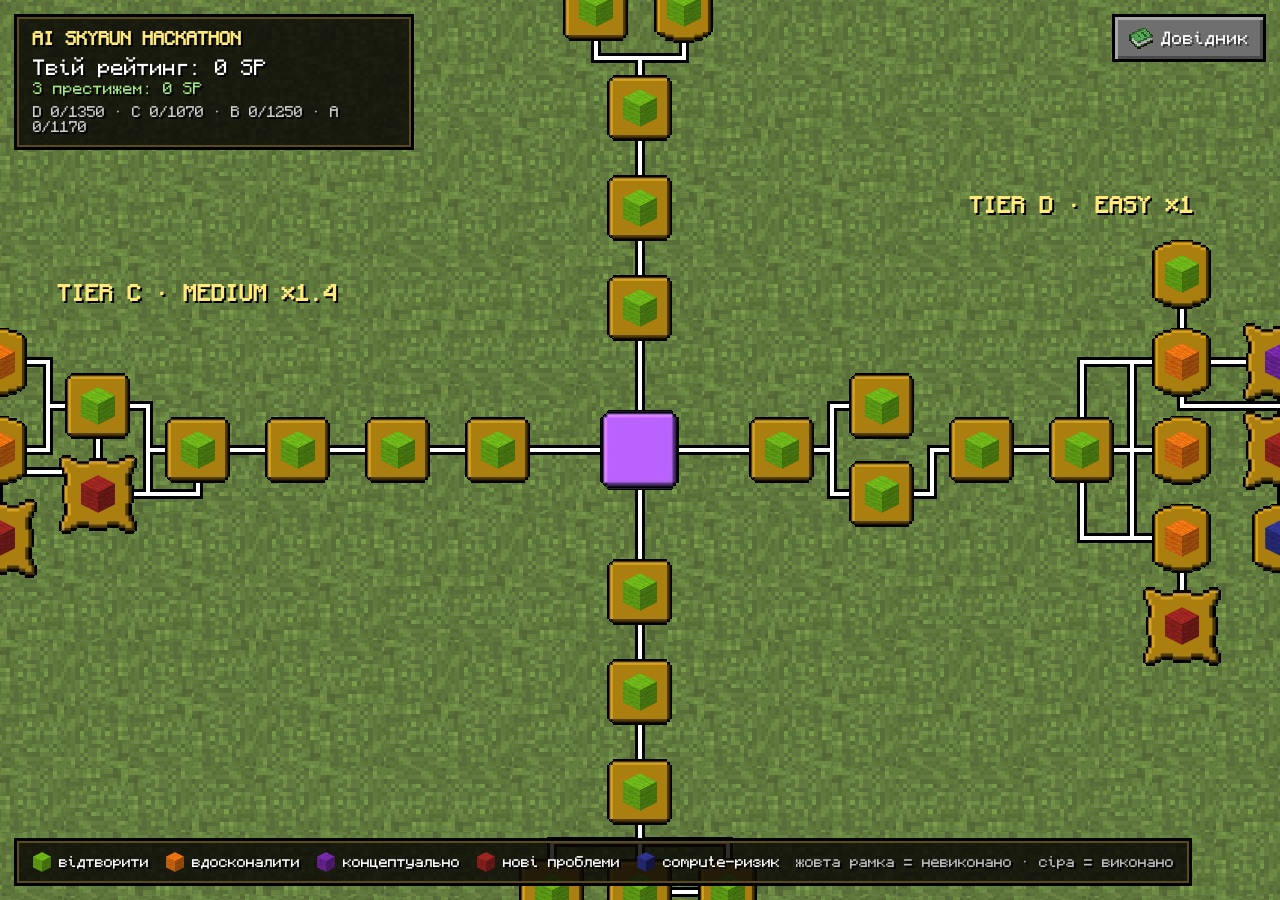
<file: site/index.html>
<!DOCTYPE html>
<html lang="uk">
<head>
  <meta charset="utf-8" />
  <meta name="viewport" content="width=device-width, initial-scale=1" />
  <title>AI SkyRun · Досягнення</title>
  <link rel="stylesheet" href="css/minecraft.css" />
</head>
<body>
  <div id="viewport">
    <div id="board"></div>
  </div>

  <header class="hud">
    <div class="h-title">AI SKYRUN HACKATHON</div>
    <div id="rating-main">Твій рейтинг: 0 SP</div>
    <div id="rating-weighted">З престижем: 0 SP</div>
    <div id="rating-tiers"></div>
  </header>

  <nav class="hud-links">
    <a class="mc-btn book-btn" href="guide.html">
      <img src="assets/Knowledge_Book_JE2.webp" alt="" class="btn-book" />
      Довідник
    </a>
  </nav>

  <div class="legend-bar">
    <span class="li"><img class="sw-wool" src="assets/green wool.webp" alt="" />відтворити</span>
    <span class="li"><img class="sw-wool" src="assets/orange wool.webp" alt="" />вдосконалити</span>
    <span class="li"><img class="sw-wool" src="assets/violet wool.webp" alt="" />концептуально</span>
    <span class="li"><img class="sw-wool" src="assets/red wool.webp" alt="" />нові проблеми</span>
    <span class="li"><img class="sw-wool" src="assets/Blue_Wool.webp" alt="" />compute-ризик</span>
    <span class="li note">жовта рамка = невиконано · сіра = виконано</span>
  </div>

  <div id="tip"></div>

  <div id="modal" data-open="0">
    <div class="m-box">
      <button id="m-close" title="Закрити">✕</button>
      <div class="m-head">
        <h2 id="m-title"></h2>
        <span id="m-tier"></span>
      </div>
      <div class="m-badges">
        <span id="m-color"></span>
        <span id="m-state"></span>
        <span id="m-sp"></span>
      </div>
      <div id="m-body"></div>
      <div class="m-metric-k">Критерій виконання</div>
      <code id="m-metric"></code>
      <p id="m-parents"></p>
      <button id="m-toggle">Позначити виконаною</button>
    </div>
  </div>

  <script type="module" src="js/map.js"></script>
</body>
</html>
</file>
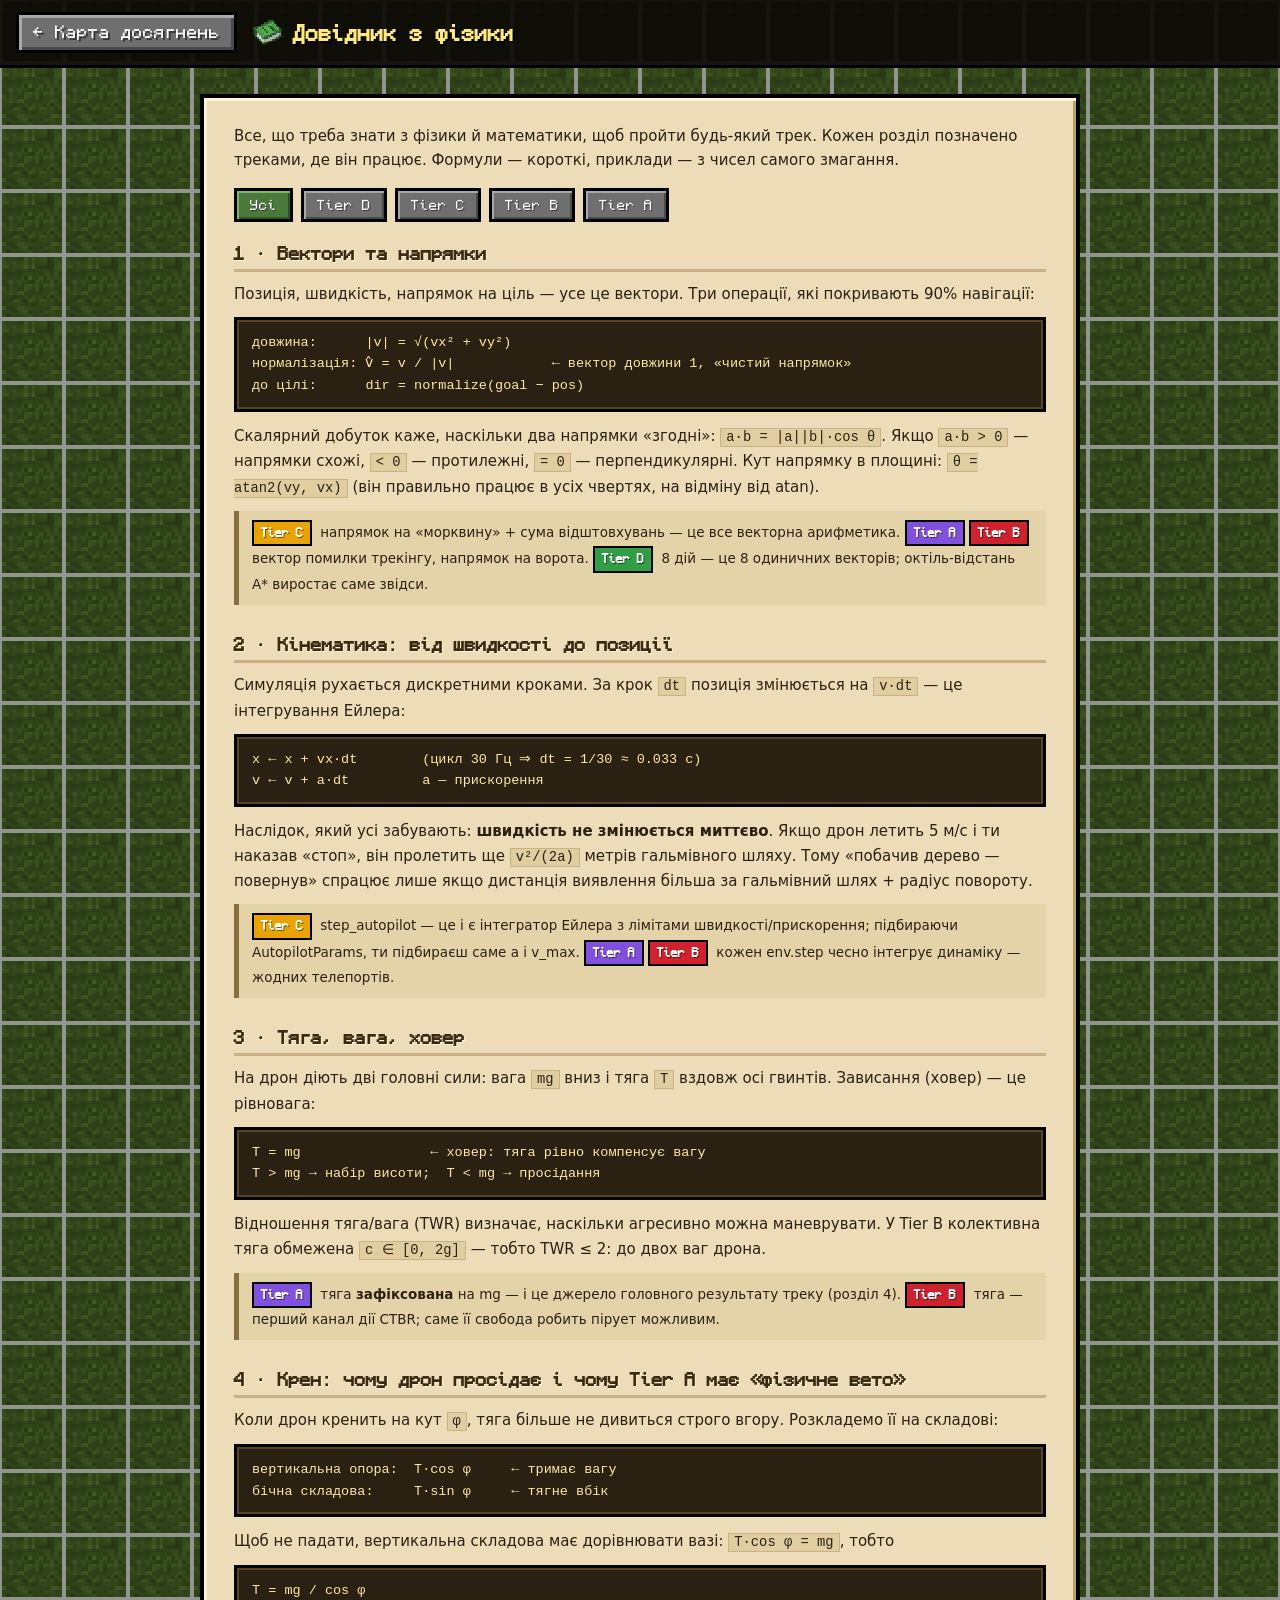
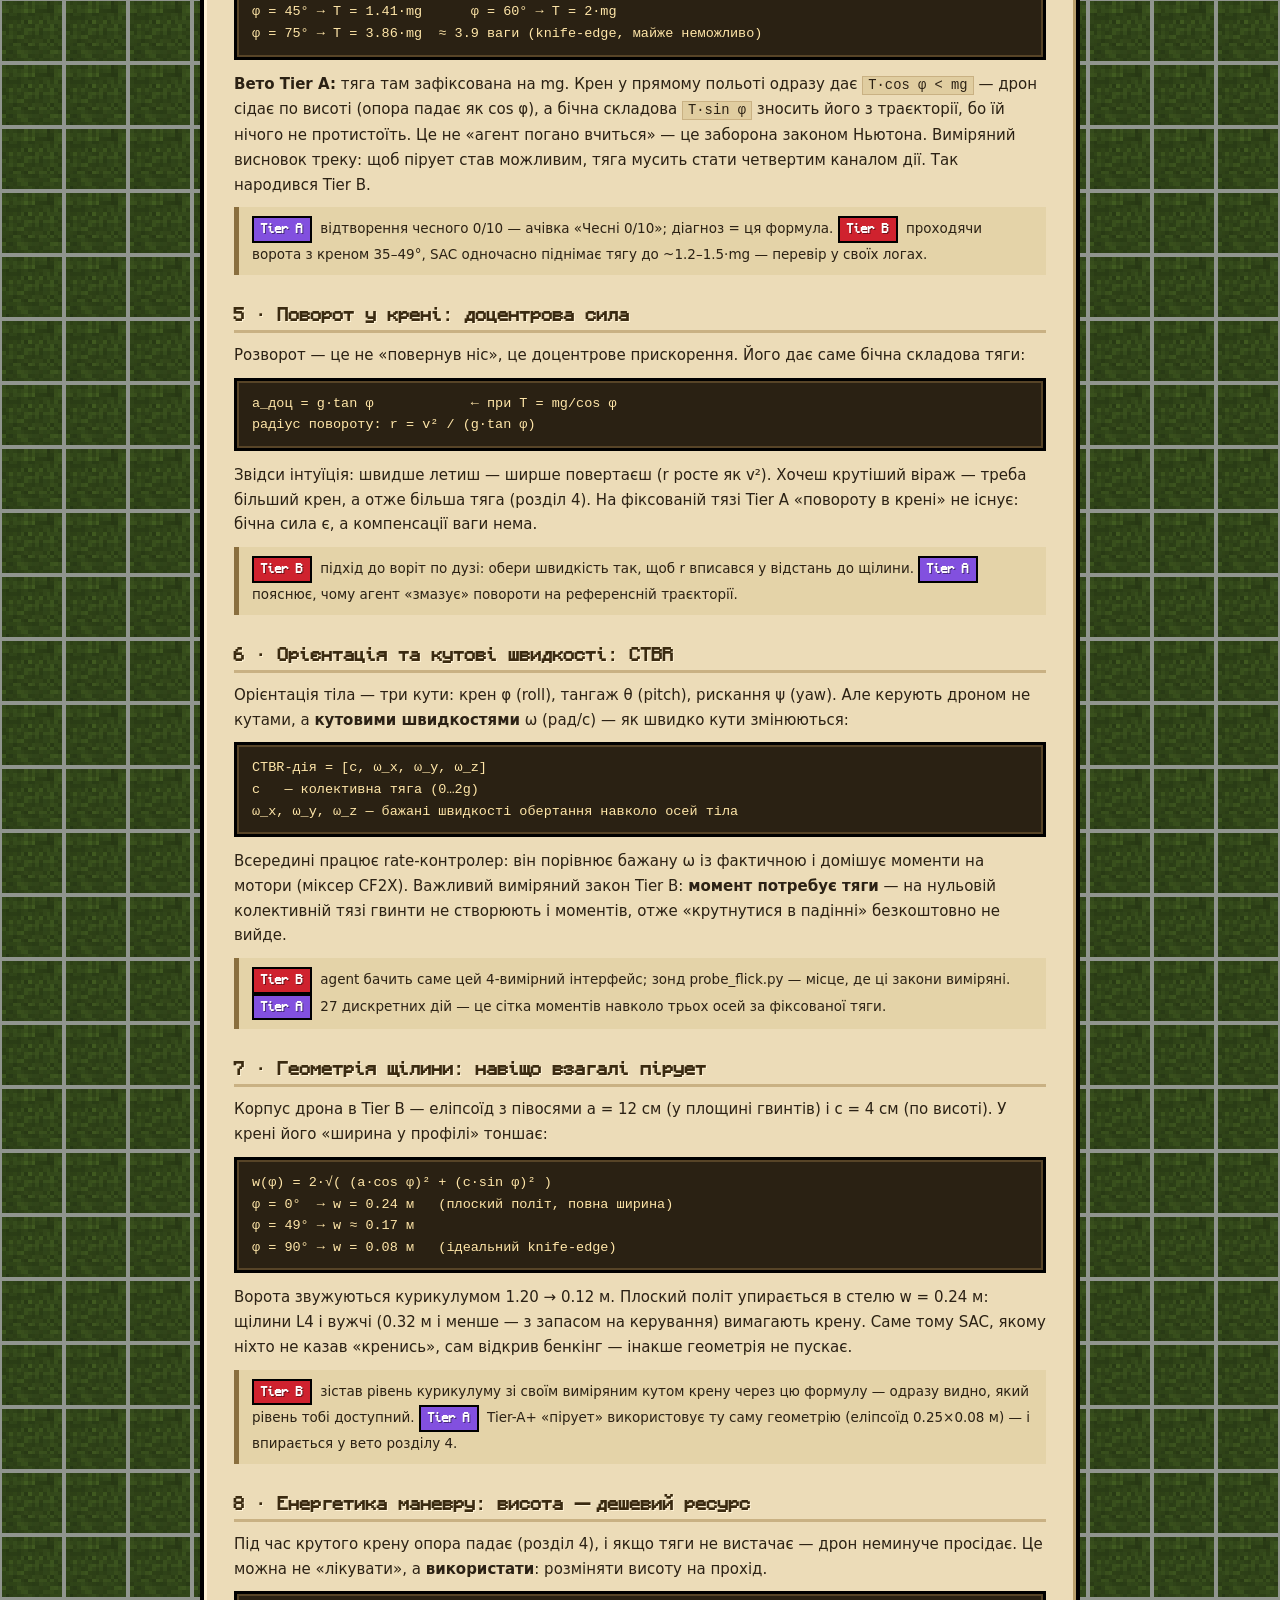
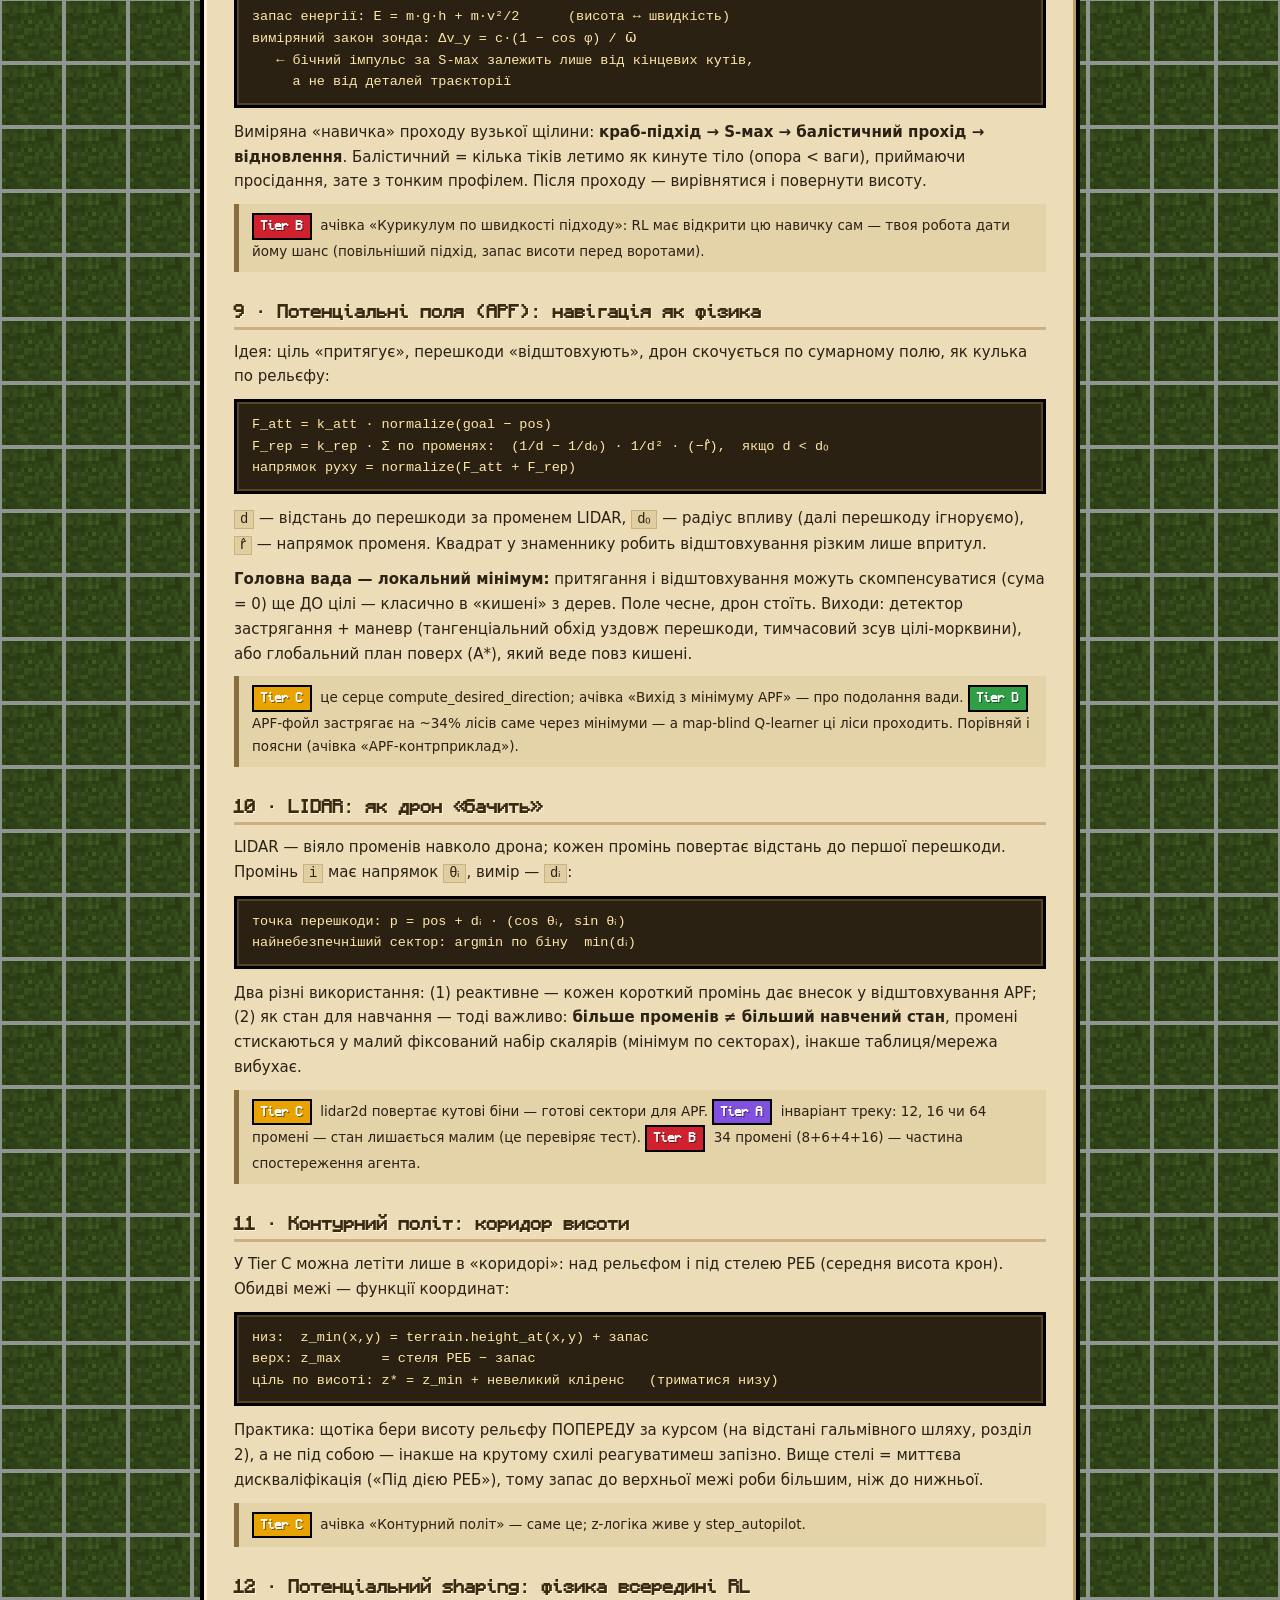
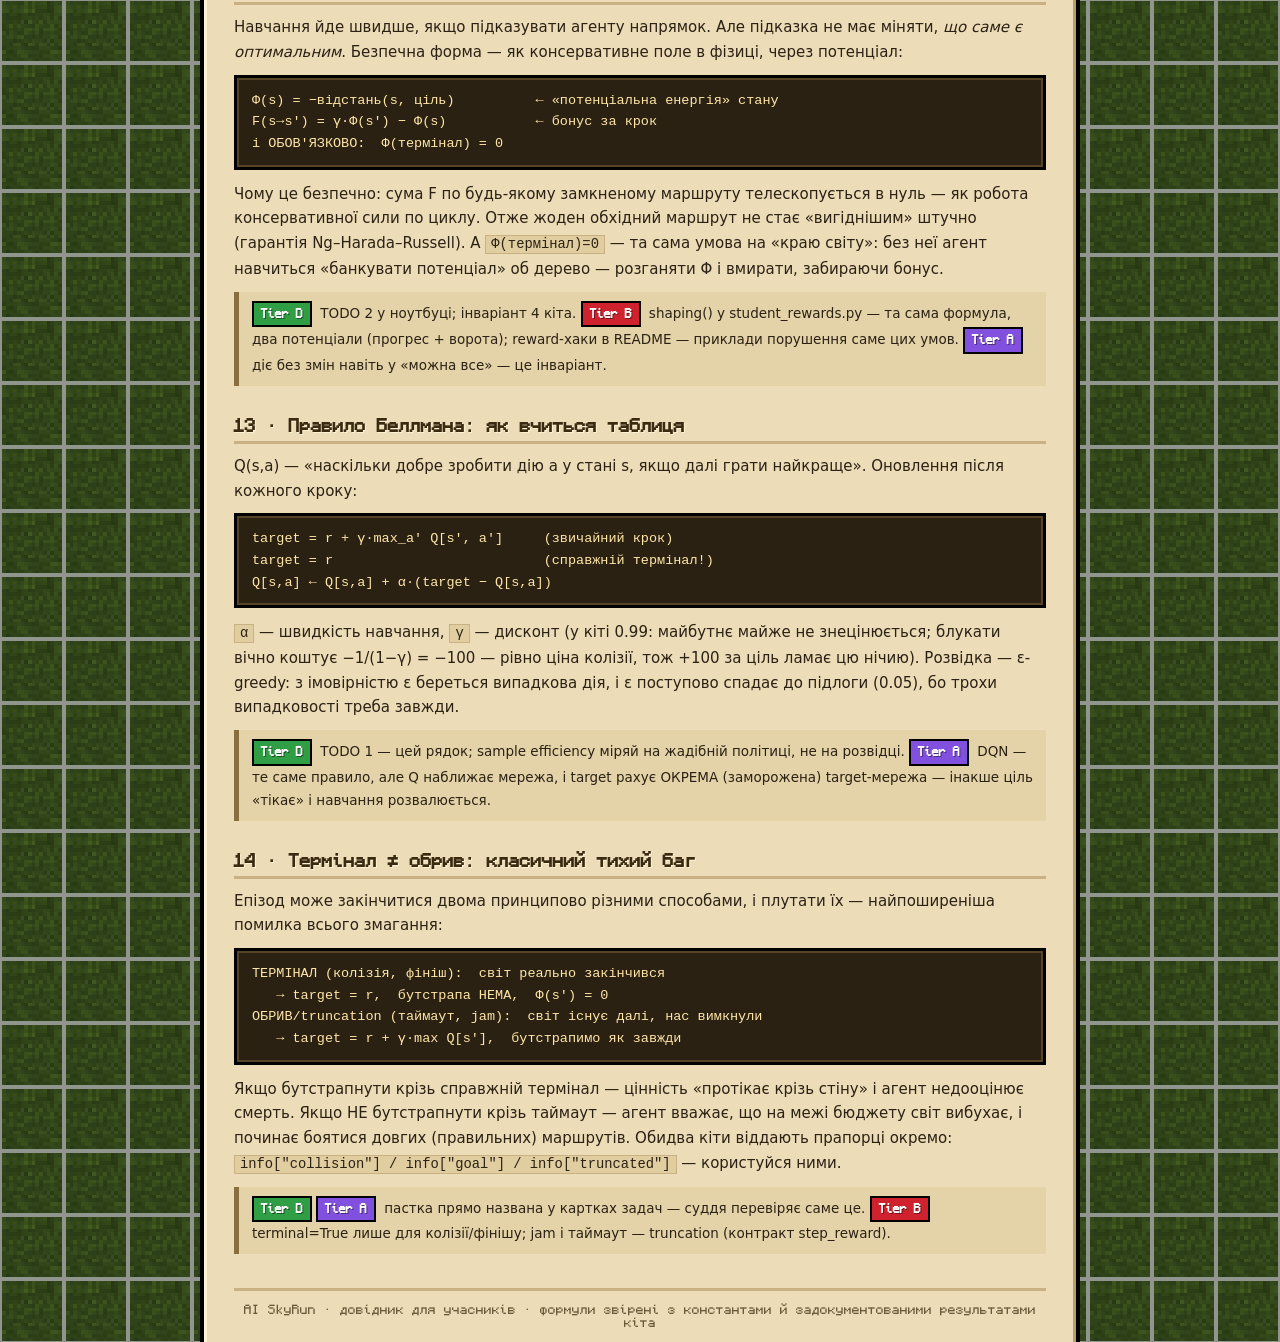
<file: site/guide.html>
<!DOCTYPE html>
<html lang="uk">
<head>
  <meta charset="utf-8" />
  <meta name="viewport" content="width=device-width, initial-scale=1" />
  <title>Довідник з фізики · AI SkyRun</title>
  <link rel="stylesheet" href="css/minecraft.css" />
</head>
<body class="guide-page">

  <nav class="gd-topbar">
    <a class="mc-btn" href="index.html">← Карта досягнень</a>
    <div class="gd-title">
      <img src="assets/Knowledge_Book_JE2.webp" alt="" class="gd-book" />
      Довідник з фізики
    </div>
  </nav>

  <main class="gd-wrap">
    <p class="gd-intro">
      Все, що треба знати з фізики й математики, щоб пройти будь-який трек.
      Кожен розділ позначено треками, де він працює. Формули — короткі, приклади — з чисел самого змагання.
    </p>

    <div class="gd-filters" id="gd-filters">
      <button class="gd-chip on" data-t="all">Усі</button>
      <button class="gd-chip" data-t="D">Tier D</button>
      <button class="gd-chip" data-t="C">Tier C</button>
      <button class="gd-chip" data-t="B">Tier B</button>
      <button class="gd-chip" data-t="A">Tier A</button>
    </div>

    <!-- ══════════ 1 ══════════ -->
    <section class="gd-sec" data-tiers="D C B A">
      <h2>1 · Вектори та напрямки</h2>
      <p>Позиція, швидкість, напрямок на ціль — усе це вектори. Три операції, які покривають 90% навігації:</p>
      <code class="gd-f">довжина:      |v| = √(vx² + vy²)
нормалізація: v̂ = v / |v|            ← вектор довжини 1, «чистий напрямок»
до цілі:      dir = normalize(goal − pos)</code>
      <p>Скалярний добуток каже, наскільки два напрямки «згодні»: <code>a·b = |a||b|·cos θ</code>.
      Якщо <code>a·b &gt; 0</code> — напрямки схожі, <code>&lt; 0</code> — протилежні, <code>= 0</code> — перпендикулярні.
      Кут напрямку в площині: <code>θ = atan2(vy, vx)</code> (він правильно працює в усіх чвертях, на відміну від atan).</p>
      <div class="gd-apply">
        <span class="gd-tag" data-t="C">Tier C</span> напрямок на «морквину» + сума відштовхувань — це все векторна арифметика.
        <span class="gd-tag" data-t="A">Tier A</span><span class="gd-tag" data-t="B">Tier B</span> вектор помилки трекінгу, напрямок на ворота.
        <span class="gd-tag" data-t="D">Tier D</span> 8 дій — це 8 одиничних векторів; октіль-відстань A* виростає саме звідси.
      </div>
    </section>

    <!-- ══════════ 2 ══════════ -->
    <section class="gd-sec" data-tiers="C B A">
      <h2>2 · Кінематика: від швидкості до позиції</h2>
      <p>Симуляція рухається дискретними кроками. За крок <code>dt</code> позиція змінюється на <code>v·dt</code> — це інтегрування Ейлера:</p>
      <code class="gd-f">x ← x + vx·dt        (цикл 30 Гц ⇒ dt = 1/30 ≈ 0.033 с)
v ← v + a·dt         a — прискорення</code>
      <p>Наслідок, який усі забувають: <b>швидкість не змінюється миттєво</b>. Якщо дрон летить 5 м/с і ти наказав «стоп»,
      він пролетить ще <code>v²/(2a)</code> метрів гальмівного шляху. Тому «побачив дерево — повернув» спрацює лише якщо
      дистанція виявлення більша за гальмівний шлях + радіус повороту.</p>
      <div class="gd-apply">
        <span class="gd-tag" data-t="C">Tier C</span> step_autopilot — це і є інтегратор Ейлера з лімітами швидкості/прискорення; підбираючи AutopilotParams, ти підбираєш саме a і v_max.
        <span class="gd-tag" data-t="A">Tier A</span><span class="gd-tag" data-t="B">Tier B</span> кожен env.step чесно інтегрує динаміку — жодних телепортів.
      </div>
    </section>

    <!-- ══════════ 3 ══════════ -->
    <section class="gd-sec" data-tiers="B A">
      <h2>3 · Тяга, вага, ховер</h2>
      <p>На дрон діють дві головні сили: вага <code>mg</code> вниз і тяга <code>T</code> вздовж осі гвинтів.
      Зависання (ховер) — це рівновага:</p>
      <code class="gd-f">T = mg                ← ховер: тяга рівно компенсує вагу
T &gt; mg → набір висоти;  T &lt; mg → просідання</code>
      <p>Відношення тяга/вага (TWR) визначає, наскільки агресивно можна маневрувати.
      У Tier B колективна тяга обмежена <code>c ∈ [0, 2g]</code> — тобто TWR ≤ 2: до двох ваг дрона.</p>
      <div class="gd-apply">
        <span class="gd-tag" data-t="A">Tier A</span> тяга <b>зафіксована</b> на mg — і це джерело головного результату треку (розділ 4).
        <span class="gd-tag" data-t="B">Tier B</span> тяга — перший канал дії CTBR; саме її свобода робить пірует можливим.
      </div>
    </section>

    <!-- ══════════ 4 ══════════ -->
    <section class="gd-sec" data-tiers="A B">
      <h2>4 · Крен: чому дрон просідає і чому Tier A має «фізичне вето»</h2>
      <p>Коли дрон кренить на кут <code>φ</code>, тяга більше не дивиться строго вгору. Розкладемо її на складові:</p>
      <code class="gd-f">вертикальна опора:  T·cos φ     ← тримає вагу
бічна складова:     T·sin φ     ← тягне вбік</code>
      <p>Щоб не падати, вертикальна складова має дорівнювати вазі: <code>T·cos φ = mg</code>, тобто</p>
      <code class="gd-f">T = mg / cos φ
φ = 45° → T = 1.41·mg      φ = 60° → T = 2·mg
φ = 75° → T = 3.86·mg  ≈ 3.9 ваги (knife-edge, майже неможливо)</code>
      <p><b>Вето Tier A:</b> тяга там зафіксована на mg. Крен у прямому польоті одразу дає
      <code>T·cos φ &lt; mg</code> — дрон сідає по висоті (опора падає як cos φ), а бічна складова
      <code>T·sin φ</code> зносить його з траєкторії, бо їй нічого не протистоїть. Це не «агент погано вчиться» —
      це заборона законом Ньютона. Виміряний висновок треку: щоб пірует став можливим, тяга мусить стати
      четвертим каналом дії. Так народився Tier B.</p>
      <div class="gd-apply">
        <span class="gd-tag" data-t="A">Tier A</span> відтворення чесного 0/10 — ачівка «Чесні 0/10»; діагноз = ця формула.
        <span class="gd-tag" data-t="B">Tier B</span> проходячи ворота з креном 35–49°, SAC одночасно піднімає тягу до ~1.2–1.5·mg — перевір у своїх логах.
      </div>
    </section>

    <!-- ══════════ 5 ══════════ -->
    <section class="gd-sec" data-tiers="A B">
      <h2>5 · Поворот у крені: доцентрова сила</h2>
      <p>Розворот — це не «повернув ніс», це доцентрове прискорення. Його дає саме бічна складова тяги:</p>
      <code class="gd-f">a_доц = g·tan φ            ← при T = mg/cos φ
радіус повороту: r = v² / (g·tan φ)</code>
      <p>Звідси інтуїція: швидше летиш — ширше повертаєш (r росте як v²). Хочеш крутіший віраж — треба
      більший крен, а отже більша тяга (розділ 4). На фіксованій тязі Tier A «повороту в крені» не існує:
      бічна сила є, а компенсації ваги нема.</p>
      <div class="gd-apply">
        <span class="gd-tag" data-t="B">Tier B</span> підхід до воріт по дузі: обери швидкість так, щоб r вписався у відстань до щілини.
        <span class="gd-tag" data-t="A">Tier A</span> пояснює, чому агент «змазує» повороти на референсній траєкторії.
      </div>
    </section>

    <!-- ══════════ 6 ══════════ -->
    <section class="gd-sec" data-tiers="B A">
      <h2>6 · Орієнтація та кутові швидкості: CTBR</h2>
      <p>Орієнтація тіла — три кути: крен φ (roll), тангаж θ (pitch), рискання ψ (yaw).
      Але керують дроном не кутами, а <b>кутовими швидкостями</b> ω (рад/с) — як швидко кути змінюються:</p>
      <code class="gd-f">CTBR-дія = [c, ω_x, ω_y, ω_z]
c   — колективна тяга (0…2g)
ω_x, ω_y, ω_z — бажані швидкості обертання навколо осей тіла</code>
      <p>Всередині працює rate-контролер: він порівнює бажану ω із фактичною і домішує моменти на мотори
      (міксер CF2X). Важливий виміряний закон Tier B: <b>момент потребує тяги</b> — на нульовій колективній
      тязі гвинти не створюють і моментів, отже «крутнутися в падінні» безкоштовно не вийде.</p>
      <div class="gd-apply">
        <span class="gd-tag" data-t="B">Tier B</span> agent бачить саме цей 4-вимірний інтерфейс; зонд probe_flick.py — місце, де ці закони виміряні.
        <span class="gd-tag" data-t="A">Tier A</span> 27 дискретних дій — це сітка моментів навколо трьох осей за фіксованої тяги.
      </div>
    </section>

    <!-- ══════════ 7 ══════════ -->
    <section class="gd-sec" data-tiers="B A">
      <h2>7 · Геометрія щілини: навіщо взагалі пірует</h2>
      <p>Корпус дрона в Tier B — еліпсоїд з півосями a = 12 см (у площині гвинтів) і c = 4 см (по висоті).
      У крені його «ширина у профілі» тоншає:</p>
      <code class="gd-f">w(φ) = 2·√( (a·cos φ)² + (c·sin φ)² )
φ = 0°  → w = 0.24 м   (плоский політ, повна ширина)
φ = 49° → w ≈ 0.17 м
φ = 90° → w = 0.08 м   (ідеальний knife-edge)</code>
      <p>Ворота звужуються курикулумом 1.20 → 0.12 м. Плоский політ упирається в стелю w = 0.24 м:
      щілини L4 і вужчі (0.32 м і менше — з запасом на керування) вимагають крену. Саме тому SAC,
      якому ніхто не казав «кренись», сам відкрив бенкінг — інакше геометрія не пускає.</p>
      <div class="gd-apply">
        <span class="gd-tag" data-t="B">Tier B</span> зістав рівень курикулуму зі своїм виміряним кутом крену через цю формулу — одразу видно, який рівень тобі доступний.
        <span class="gd-tag" data-t="A">Tier A</span> Tier-A+ «пірует» використовує ту саму геометрію (еліпсоїд 0.25×0.08 м) — і впирається у вето розділу 4.
      </div>
    </section>

    <!-- ══════════ 8 ══════════ -->
    <section class="gd-sec" data-tiers="B">
      <h2>8 · Енергетика маневру: висота — дешевий ресурс</h2>
      <p>Під час крутого крену опора падає (розділ 4), і якщо тяги не вистачає — дрон неминуче
      просідає. Це можна не «лікувати», а <b>використати</b>: розміняти висоту на прохід.</p>
      <code class="gd-f">запас енергії: E = m·g·h + m·v²/2      (висота ↔ швидкість)
виміряний закон зонда: Δv_y = c·(1 − cos φ) / ω̄
   ← бічний імпульс за S-мах залежить лише від кінцевих кутів,
     а не від деталей траєкторії</code>
      <p>Виміряна «навичка» проходу вузької щілини: <b>краб-підхід → S-мах → балістичний прохід →
      відновлення</b>. Балістичний = кілька тіків летимо як кинуте тіло (опора &lt; ваги), приймаючи
      просідання, зате з тонким профілем. Після проходу — вирівнятися і повернути висоту.</p>
      <div class="gd-apply">
        <span class="gd-tag" data-t="B">Tier B</span> ачівка «Курикулум по швидкості підходу»: RL має відкрити цю навичку сам — твоя робота дати йому шанс (повільніший підхід, запас висоти перед воротами).
      </div>
    </section>

    <!-- ══════════ 9 ══════════ -->
    <section class="gd-sec" data-tiers="C D">
      <h2>9 · Потенціальні поля (APF): навігація як фізика</h2>
      <p>Ідея: ціль «притягує», перешкоди «відштовхують», дрон скочується по сумарному полю,
      як кулька по рельєфу:</p>
      <code class="gd-f">F_att = k_att · normalize(goal − pos)
F_rep = k_rep · Σ по променях:  (1/d − 1/d₀) · 1/d² · (−r̂),  якщо d &lt; d₀
напрямок руху = normalize(F_att + F_rep)</code>
      <p><code>d</code> — відстань до перешкоди за променем LIDAR, <code>d₀</code> — радіус впливу
      (далі перешкоду ігноруємо), <code>r̂</code> — напрямок променя. Квадрат у знаменнику робить
      відштовхування різким лише впритул.</p>
      <p><b>Головна вада — локальний мінімум:</b> притягання і відштовхування можуть скомпенсуватися
      (сума = 0) ще ДО цілі — класично в «кишені» з дерев. Поле чесне, дрон стоїть. Виходи: детектор
      застрягання + маневр (тангенціальний обхід уздовж перешкоди, тимчасовий зсув цілі-морквини),
      або глобальний план поверх (A*), який веде повз кишені.</p>
      <div class="gd-apply">
        <span class="gd-tag" data-t="C">Tier C</span> це серце compute_desired_direction; ачівка «Вихід з мінімуму APF» — про подолання вади.
        <span class="gd-tag" data-t="D">Tier D</span> APF-фойл застрягає на ~34% лісів саме через мінімуми — а map-blind Q-learner ці ліси проходить. Порівняй і поясни (ачівка «APF-контрприклад»).
      </div>
    </section>

    <!-- ══════════ 10 ══════════ -->
    <section class="gd-sec" data-tiers="C A B">
      <h2>10 · LIDAR: як дрон «бачить»</h2>
      <p>LIDAR — віяло променів навколо дрона; кожен промінь повертає відстань до першої перешкоди.
      Промінь <code>i</code> має напрямок <code>θᵢ</code>, вимір — <code>dᵢ</code>:</p>
      <code class="gd-f">точка перешкоди: p = pos + dᵢ · (cos θᵢ, sin θᵢ)
найнебезпечніший сектор: argmin по біну  min(dᵢ)</code>
      <p>Два різні використання: (1) реактивне — кожен короткий промінь дає внесок у відштовхування APF;
      (2) як стан для навчання — тоді важливо: <b>більше променів ≠ більший навчений стан</b>,
      промені стискаються у малий фіксований набір скалярів (мінімум по секторах), інакше таблиця/мережа вибухає.</p>
      <div class="gd-apply">
        <span class="gd-tag" data-t="C">Tier C</span> lidar2d повертає кутові біни — готові сектори для APF.
        <span class="gd-tag" data-t="A">Tier A</span> інваріант треку: 12, 16 чи 64 промені — стан лишається малим (це перевіряє тест).
        <span class="gd-tag" data-t="B">Tier B</span> 34 промені (8+6+4+16) — частина спостереження агента.
      </div>
    </section>

    <!-- ══════════ 11 ══════════ -->
    <section class="gd-sec" data-tiers="C">
      <h2>11 · Контурний політ: коридор висоти</h2>
      <p>У Tier C можна летіти лише в «коридорі»: над рельєфом і під стелею РЕБ (середня висота крон).
      Обидві межі — функції координат:</p>
      <code class="gd-f">низ:  z_min(x,y) = terrain.height_at(x,y) + запас
верх: z_max     = стеля РЕБ − запас
ціль по висоті: z* = z_min + невеликий кліренс   (триматися низу)</code>
      <p>Практика: щотіка бери висоту рельєфу ПОПЕРЕДУ за курсом (на відстані гальмівного шляху,
      розділ 2), а не під собою — інакше на крутому схилі реагуватимеш запізно. Вище стелі =
      миттєва дискваліфікація («Під дією РЕБ»), тому запас до верхньої межі роби більшим, ніж до нижньої.</p>
      <div class="gd-apply">
        <span class="gd-tag" data-t="C">Tier C</span> ачівка «Контурний політ» — саме це; z-логіка живе у step_autopilot.
      </div>
    </section>

    <!-- ══════════ 12 ══════════ -->
    <section class="gd-sec" data-tiers="D A B">
      <h2>12 · Потенціальний shaping: фізика всередині RL</h2>
      <p>Навчання йде швидше, якщо підказувати агенту напрямок. Але підказка не має міняти,
      <i>що саме є оптимальним</i>. Безпечна форма — як консервативне поле в фізиці, через потенціал:</p>
      <code class="gd-f">Φ(s) = −відстань(s, ціль)          ← «потенціальна енергія» стану
F(s→s′) = γ·Φ(s′) − Φ(s)           ← бонус за крок
і ОБОВ'ЯЗКОВО:  Φ(термінал) = 0</code>
      <p>Чому це безпечно: сума F по будь-якому замкненому маршруту телескопується в нуль — як робота
      консервативної сили по циклу. Отже жоден обхідний маршрут не стає «вигіднішим» штучно
      (гарантія Ng–Harada–Russell). А <code>Φ(термінал)=0</code> — та сама умова на «краю світу»:
      без неї агент навчиться «банкувати потенціал» об дерево — розганяти Φ і вмирати, забираючи бонус.</p>
      <div class="gd-apply">
        <span class="gd-tag" data-t="D">Tier D</span> TODO 2 у ноутбуці; інваріант 4 кіта.
        <span class="gd-tag" data-t="B">Tier B</span> shaping() у student_rewards.py — та сама формула, два потенціали (прогрес + ворота); reward-хаки в README — приклади порушення саме цих умов.
        <span class="gd-tag" data-t="A">Tier A</span> діє без змін навіть у «можна все» — це інваріант.
      </div>
    </section>

    <!-- ══════════ 13 ══════════ -->
    <section class="gd-sec" data-tiers="D A">
      <h2>13 · Правило Беллмана: як вчиться таблиця</h2>
      <p>Q(s,a) — «наскільки добре зробити дію a у стані s, якщо далі грати найкраще».
      Оновлення після кожного кроку:</p>
      <code class="gd-f">target = r + γ·max_a′ Q[s′, a′]     (звичайний крок)
target = r                          (справжній термінал!)
Q[s,a] ← Q[s,a] + α·(target − Q[s,a])</code>
      <p><code>α</code> — швидкість навчання, <code>γ</code> — дисконт (у кіті 0.99: майбутнє майже
      не знецінюється; блукати вічно коштує −1/(1−γ) = −100 — рівно ціна колізії, тож +100 за ціль
      ламає цю нічию). Розвідка — ε-greedy: з імовірністю ε береться випадкова дія, і ε поступово
      спадає до підлоги (0.05), бо трохи випадковості треба завжди.</p>
      <div class="gd-apply">
        <span class="gd-tag" data-t="D">Tier D</span> TODO 1 — цей рядок; sample efficiency міряй на жадібній політиці, не на розвідці.
        <span class="gd-tag" data-t="A">Tier A</span> DQN — те саме правило, але Q наближає мережа, і target рахує ОКРЕМА (заморожена) target-мережа — інакше ціль «тікає» і навчання розвалюється.
      </div>
    </section>

    <!-- ══════════ 14 ══════════ -->
    <section class="gd-sec" data-tiers="D A B">
      <h2>14 · Термінал ≠ обрив: класичний тихий баг</h2>
      <p>Епізод може закінчитися двома принципово різними способами, і плутати їх — найпоширеніша
      помилка всього змагання:</p>
      <code class="gd-f">ТЕРМІНАЛ (колізія, фініш):  світ реально закінчився
   → target = r,  бутстрапа НЕМА,  Φ(s′) = 0
ОБРИВ/truncation (таймаут, jam):  світ існує далі, нас вимкнули
   → target = r + γ·max Q[s′],  бутстрапимо як завжди</code>
      <p>Якщо бутстрапнути крізь справжній термінал — цінність «протікає крізь стіну» і агент
      недооцінює смерть. Якщо НЕ бутстрапнути крізь таймаут — агент вважає, що на межі бюджету
      світ вибухає, і починає боятися довгих (правильних) маршрутів. Обидва кіти віддають прапорці
      окремо: <code>info["collision"] / info["goal"] / info["truncated"]</code> — користуйся ними.</p>
      <div class="gd-apply">
        <span class="gd-tag" data-t="D">Tier D</span><span class="gd-tag" data-t="A">Tier A</span> пастка прямо названа у картках задач — суддя перевіряє саме це.
        <span class="gd-tag" data-t="B">Tier B</span> terminal=True лише для колізії/фінішу; jam і таймаут — truncation (контракт step_reward).
      </div>
    </section>

    <footer class="gd-foot">
      AI SkyRun · довідник для учасників · формули звірені з константами й задокументованими результатами кіта
    </footer>
  </main>

  <script>
    const chips = document.querySelectorAll(".gd-chip");
    const secs = document.querySelectorAll(".gd-sec");
    chips.forEach((c) => c.addEventListener("click", () => {
      chips.forEach((x) => x.classList.toggle("on", x === c));
      const t = c.dataset.t;
      secs.forEach((s) => {
        s.style.display = (t === "all" || s.dataset.tiers.split(" ").includes(t)) ? "" : "none";
      });
    }));
  </script>
</body>
</html>
</file>
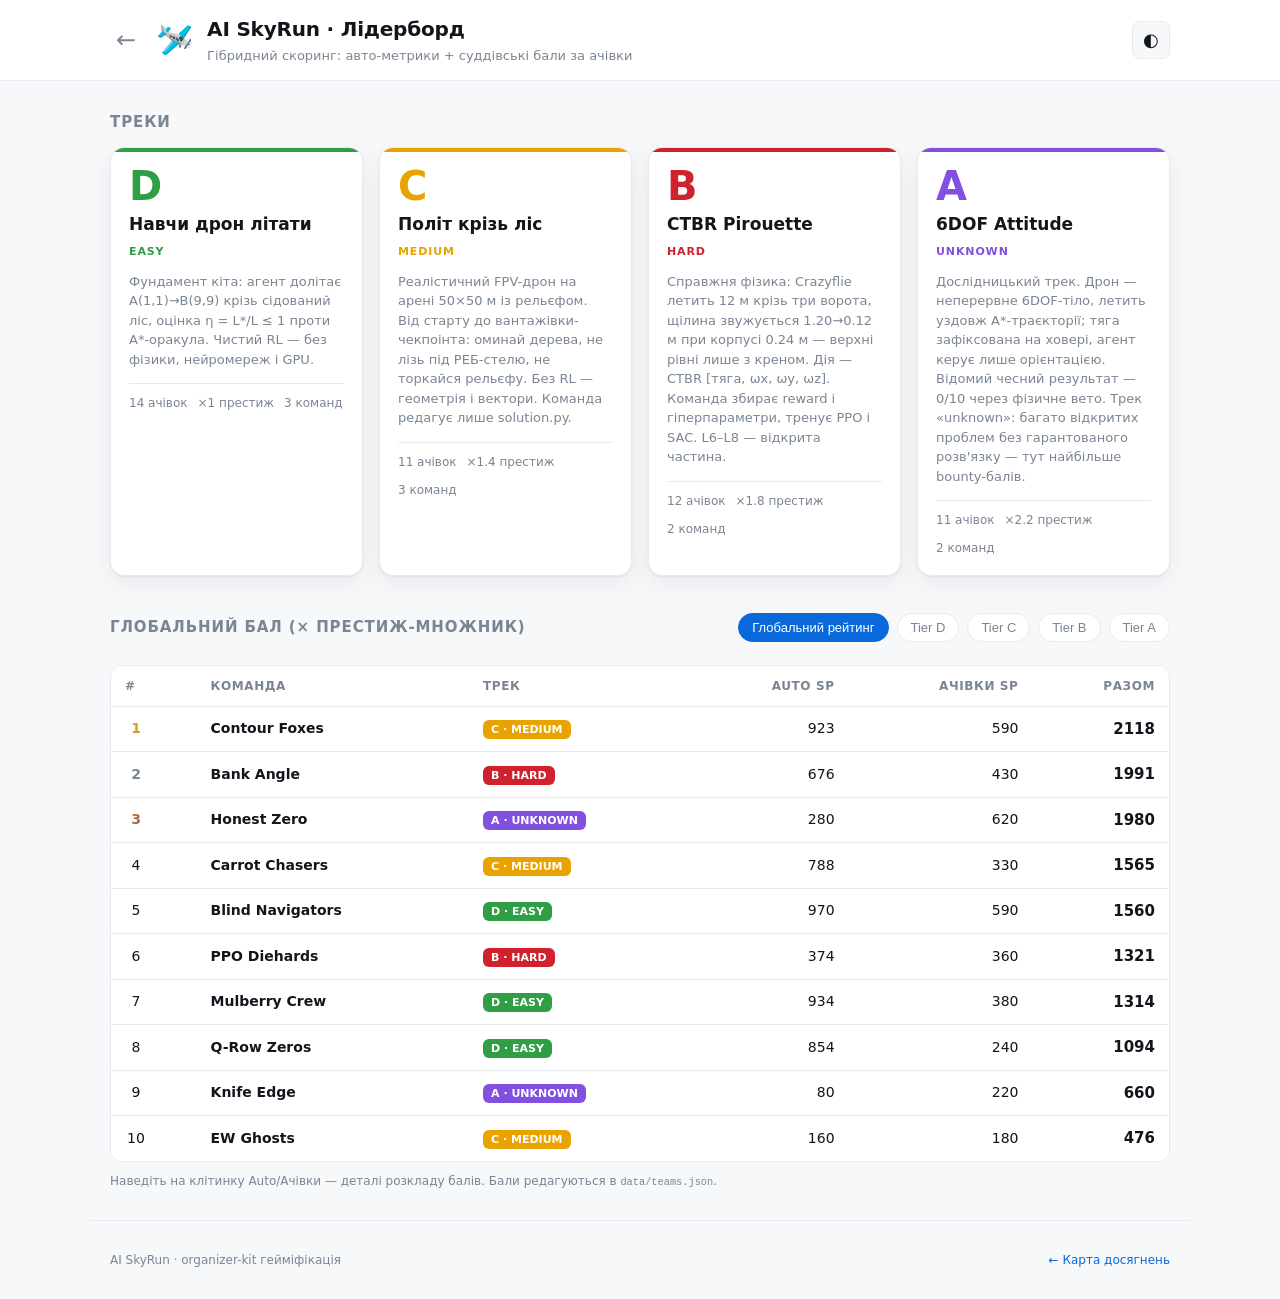
<file: site/leaderboard.html>
<!DOCTYPE html>
<html lang="uk">
<head>
  <meta charset="utf-8" />
  <meta name="viewport" content="width=device-width, initial-scale=1" />
  <title>Лідерборд · AI SkyRun</title>
  <link rel="stylesheet" href="css/skyrun.css" />
</head>
<body>
  <header class="site-head">
    <div class="wrap">
      <div class="brand">
        <a class="back" href="index.html" title="До карти досягнень">←</a>
        <span class="logo">🛩️</span>
        <div>
          <h1>AI SkyRun · Лідерборд</h1>
          <p class="tagline">Гібридний скоринг: авто-метрики + суддівські бали за ачівки</p>
        </div>
      </div>
      <button id="theme" class="theme-btn" title="Тема">◐</button>
    </div>
  </header>

  <main class="wrap">
    <h2 class="section-title">Треки</h2>
    <section id="tracks" class="tracks"></section>

    <section class="board">
      <div class="board-head">
        <h2 id="board-title" class="section-title">Глобальний рейтинг</h2>
        <div id="board-switch" class="switch"></div>
      </div>
      <div class="table-scroll">
        <table class="leaderboard">
          <thead>
            <tr><th>#</th><th>Команда</th><th>Трек</th><th class="num">Auto SP</th><th class="num">Ачівки SP</th><th class="num">Разом</th></tr>
          </thead>
          <tbody id="board-body"></tbody>
        </table>
      </div>
      <p class="hint">Наведіть на клітинку Auto/Ачівки — деталі розкладу балів. Бали редагуються в <code>data/teams.json</code>.</p>
    </section>
  </main>

  <footer class="site-foot wrap">
    <span>AI SkyRun · organizer-kit гейміфікація</span>
    <span><a href="index.html">← Карта досягнень</a></span>
  </footer>

  <script src="js/theme.js"></script>
  <script type="module" src="js/leaderboard.js"></script>
</body>
</html>
</file>
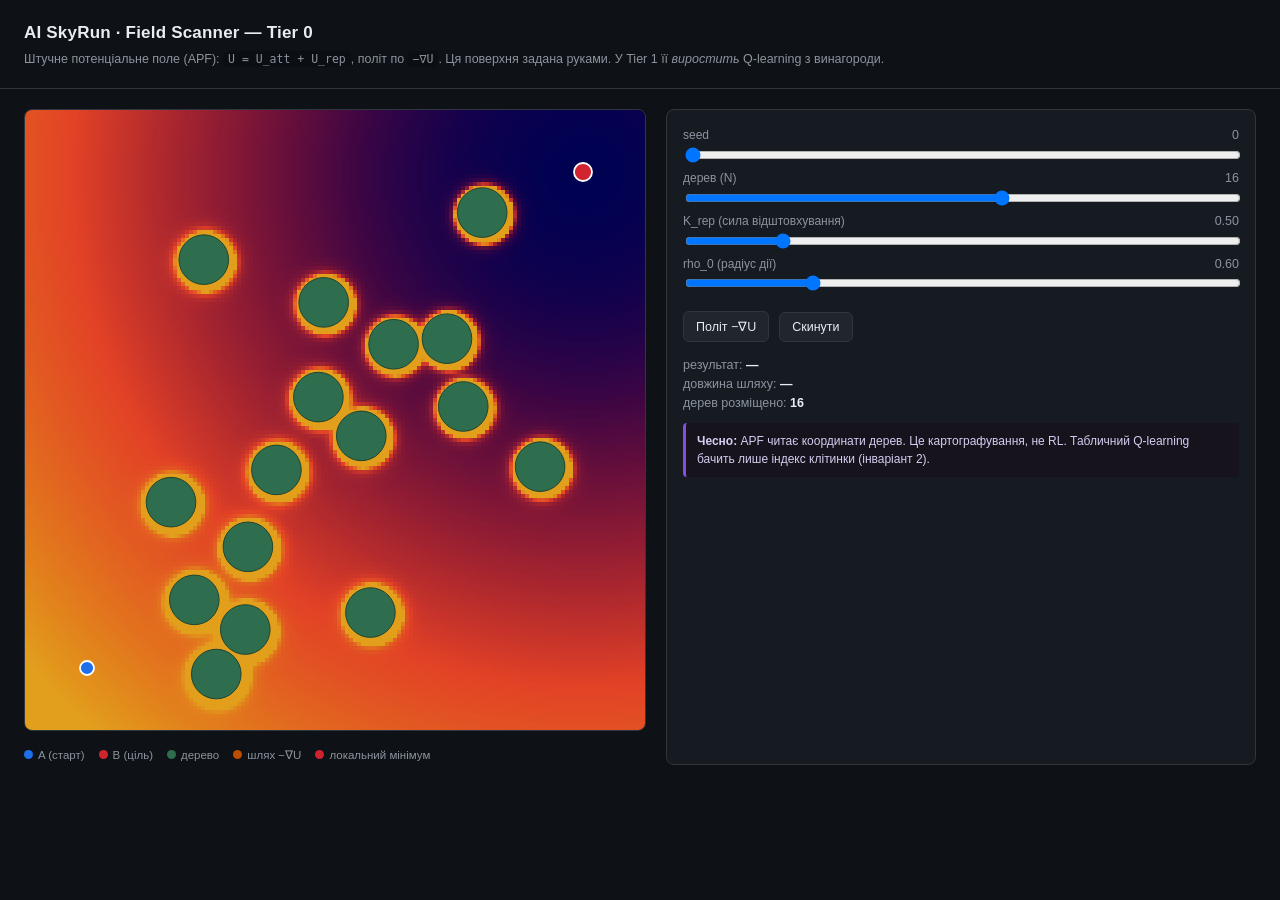
<file: tier_d/viz/field_scanner.html>
<!doctype html>
<html lang="uk">
<head>
<meta charset="utf-8">
<meta name="viewport" content="width=device-width, initial-scale=1">
<title>AI SkyRun · Field Scanner (Tier 0)</title>
<style>
  :root{
    --bg:#0e1116; --panel:#161b22; --ink:#e6edf3; --muted:#8b949e; --line:#30363d;
    --tree:#2f6d4f; --start:#1f6feb; --goal:#d1242f; --apf:#bc4c00; --trap:#cf222e;
  }
  *{box-sizing:border-box}
  body{margin:0;background:var(--bg);color:var(--ink);
       font:14px/1.5 -apple-system,BlinkMacSystemFont,"Segoe UI",sans-serif}
  header{padding:20px 24px;border-bottom:1px solid var(--line)}
  h1{margin:0;font-size:17px;letter-spacing:.2px}
  .sub{color:var(--muted);font-size:12.5px;margin-top:4px}
  main{display:flex;gap:20px;padding:20px 24px;flex-wrap:wrap}
  canvas{background:#0b0e13;border:1px solid var(--line);border-radius:8px;
         image-rendering:pixelated;max-width:100%}
  .panel{background:var(--panel);border:1px solid var(--line);border-radius:8px;
         padding:16px;min-width:270px;flex:1}
  label{display:block;margin:12px 0 4px;font-size:12px;color:var(--muted)}
  input[type=range]{width:100%}
  .row{display:flex;justify-content:space-between;font-variant-numeric:tabular-nums}
  button{background:#21262d;color:var(--ink);border:1px solid var(--line);
         border-radius:6px;padding:7px 12px;cursor:pointer;font-size:12.5px;margin-right:6px}
  button:hover{background:#30363d}
  .stat{font-variant-numeric:tabular-nums;font-size:12.5px;color:var(--muted)}
  .stat b{color:var(--ink)}
  .warn{margin-top:14px;padding:9px 11px;border-left:3px solid var(--trap);
        background:#1d1416;border-radius:4px;font-size:12px;color:#f0c9cc}
  code{background:#0b0e13;padding:1px 5px;border-radius:4px;font-size:11.5px}
  .legend{display:flex;gap:14px;flex-wrap:wrap;margin-top:10px;font-size:11.5px;color:var(--muted)}
  .dot{display:inline-block;width:9px;height:9px;border-radius:50%;margin-right:5px}
</style>
</head>
<body>
<header>
  <h1>AI SkyRun · Field Scanner — Tier 0</h1>
  <div class="sub">Штучне потенціальне поле (APF): <code>U = U_att + U_rep</code>, політ по <code>−∇U</code>.
    Ця поверхня задана руками. У Tier 1 її <em>виростить</em> Q-learning з винагороди.</div>
</header>

<main>
  <div>
    <canvas id="cv" width="620" height="620"></canvas>
    <div class="legend">
      <span><i class="dot" style="background:var(--start)"></i>A (старт)</span>
      <span><i class="dot" style="background:var(--goal)"></i>B (ціль)</span>
      <span><i class="dot" style="background:var(--tree)"></i>дерево</span>
      <span><i class="dot" style="background:var(--apf)"></i>шлях −∇U</span>
      <span><i class="dot" style="background:var(--trap)"></i>локальний мінімум</span>
    </div>
  </div>

  <div class="panel">
    <div class="row"><label style="margin:0">seed</label><span class="stat" id="seedv">0</span></div>
    <input type="range" id="seed" min="0" max="29" value="0" step="1">

    <div class="row"><label style="margin:0">дерев (N)</label><span class="stat" id="nv">16</span></div>
    <input type="range" id="n" min="0" max="28" value="16" step="1">

    <div class="row"><label style="margin:0">K_rep (сила відштовхування)</label><span class="stat" id="krv">0.50</span></div>
    <input type="range" id="krep" min="0" max="3" value="0.5" step="0.05">

    <div class="row"><label style="margin:0">rho_0 (радіус дії)</label><span class="stat" id="rhv">0.60</span></div>
    <input type="range" id="rho0" min="0.2" max="2" value="0.6" step="0.05">

    <div style="margin-top:14px">
      <button id="fly">Політ −∇U</button>
      <button id="reset">Скинути</button>
    </div>

    <div style="margin-top:14px" class="stat">
      результат: <b id="outcome">—</b><br>
      довжина шляху: <b id="len">—</b><br>
      дерев розміщено: <b id="ntrees">—</b>
    </div>

    <div class="warn" id="warn" style="display:none">
      <b>Локальний мінімум.</b> Сума притягання й відштовхування має пастку —
      дрон зупинився, не дійшовши до B. Саме цю ваду APF знімає RL:
      оптимальна <code>V(s)</code> — navigation function, у неї лише один мінімум.
    </div>

    <div class="warn" style="border-left-color:#8250df;background:#16131d;color:#d6ccf0;margin-top:10px">
      <b>Чесно:</b> APF читає координати дерев. Це картографування, не RL.
      Табличний Q-learning бачить лише індекс клітинки (інваріант 2).
    </div>
  </div>
</main>

<script>
// ---------------------------------------------------------------------------
// mulberry32 — MUST stay bit-identical to env/forest.py (INVARIANT 1).
// Golden, seed 0: 0.26642920868471265, 0.0003297457005828619, 0.2232720274478197
// ---------------------------------------------------------------------------
function mulberry32(a){
  return function(){
    var t = a += 0x6D2B79F5;
    t = Math.imul(t ^ t >>> 15, t | 1);
    t ^= t + Math.imul(t ^ t >>> 7, t | 61);
    return ((t ^ t >>> 14) >>> 0) / 4294967296;
  }
}

// Constants mirrored from env/constants.py
const DOMAIN = 10.0, A = [1,1], B = [9,9];
const BORDER_MARGIN = 0.9, AB_CLEARANCE = 1.1, MIN_TREE_SEP = 0.85, TREE_R = 0.40;
const K_ATT = 1.0, D_STAR = 4.0;

function dist(p,q){ return Math.hypot(p[0]-q[0], p[1]-q[1]); }

function makeForest(n, seed){
  const rng = mulberry32(seed);
  const lo = BORDER_MARGIN, hi = DOMAIN - BORDER_MARGIN, span = hi - lo;
  const trees = [];
  let attempts = 0, maxAttempts = 200 * Math.max(n,1);
  while(trees.length < n && attempts < maxAttempts){
    attempts++;
    const t = [lo + rng()*span, lo + rng()*span];
    if(dist(t,A) < AB_CLEARANCE) continue;
    if(dist(t,B) < AB_CLEARANCE) continue;
    let ok = true;
    for(const o of trees) if(dist(t,o) < MIN_TREE_SEP){ ok = false; break; }
    if(ok) trees.push(t);
  }
  return trees;
}

// --- APF -------------------------------------------------------------------
function gradU(x, trees, kRep, rho0){
  const dv = [x[0]-B[0], x[1]-B[1]];
  const d = Math.hypot(dv[0], dv[1]);
  let g;
  if(d < 1e-9) g = [0,0];
  else if(d <= D_STAR) g = [K_ATT*dv[0], K_ATT*dv[1]];
  else g = [D_STAR*K_ATT*dv[0]/d, D_STAR*K_ATT*dv[1]/d];

  for(const t of trees){
    const diff = [x[0]-t[0], x[1]-t[1]];
    const dd = Math.hypot(diff[0], diff[1]);
    const rho = Math.max(dd - TREE_R, 1e-3);
    if(rho < rho0){
      const mag = kRep * (1/rho - 1/rho0) / (rho*rho);
      g = [g[0] - mag*diff[0]/Math.max(dd,1e-9), g[1] - mag*diff[1]/Math.max(dd,1e-9)];
    }
  }
  return g;
}

function totalU(x, trees, kRep, rho0){
  const d = dist(x, B);
  let u = (d <= D_STAR) ? 0.5*K_ATT*d*d : D_STAR*K_ATT*d - 0.5*K_ATT*D_STAR*D_STAR;
  for(const t of trees){
    const rho = Math.max(dist(x,t) - TREE_R, 1e-3);
    if(rho < rho0) u += 0.5*kRep*Math.pow(1/rho - 1/rho0, 2);
  }
  return u;
}

function apfFlight(trees, kRep, rho0){
  const step = 0.05, maxSteps = 4000, goalTol = 0.3, stallWin = 200, stallEps = 1e-3;
  let x = [A[0], A[1]];
  const path = [[x[0], x[1]]];
  let length = 0;
  for(let i=0;i<maxSteps;i++){
    const g = gradU(x, trees, kRep, rho0);
    const gn = Math.hypot(g[0], g[1]);
    if(gn < 1e-12) break;
    let nx = [x[0] - step*g[0]/gn, x[1] - step*g[1]/gn];
    nx = [Math.min(DOMAIN, Math.max(0, nx[0])), Math.min(DOMAIN, Math.max(0, nx[1]))];
    length += dist(nx, x);
    x = nx; path.push([x[0], x[1]]);

    if(dist(x, B) < goalTol) return {success:true, trapped:false, path, length, stall:null};
    if(path.length > stallWin){
      const p0 = path[path.length - stallWin];
      if(dist(x, p0) < stallEps*stallWin)
        return {success:false, trapped:true, path, length, stall:[x[0],x[1]]};
    }
  }
  return {success:false, trapped:true, path, length, stall:[x[0],x[1]]};
}

// --- rendering -------------------------------------------------------------
const cv = document.getElementById('cv'), ctx = cv.getContext('2d');
const S = cv.width / DOMAIN;
const px = p => [p[0]*S, cv.height - p[1]*S];

let trees = [], result = null;

function drawField(kRep, rho0){
  const res = 4, img = ctx.createImageData(cv.width, cv.height);
  let uMin = Infinity, uMax = -Infinity;
  const grid = [];
  for(let j=0;j<cv.height;j+=res){
    const row = [];
    for(let i=0;i<cv.width;i+=res){
      const wx = i/S, wy = (cv.height - j)/S;
      let u = totalU([wx,wy], trees, kRep, rho0);
      u = Math.min(u, 40);
      row.push(u); if(u<uMin)uMin=u; if(u>uMax)uMax=u;
    }
    grid.push(row);
  }
  for(let j=0;j<cv.height;j++){
    for(let i=0;i<cv.width;i++){
      const u = grid[Math.floor(j/res)][Math.floor(i/res)];
      const t = (u - uMin)/(uMax - uMin + 1e-9);
      // inferno-ish ramp
      const r = Math.floor(255*Math.min(1, 1.6*t));
      const g = Math.floor(180*Math.pow(t,1.9));
      const b = Math.floor(90*Math.pow(1-t,1.4) + 30*t);
      const k = 4*(j*cv.width + i);
      img.data[k]=r; img.data[k+1]=g; img.data[k+2]=b; img.data[k+3]=225;
    }
  }
  ctx.putImageData(img, 0, 0);
}

function draw(){
  const kRep = +krep.value, rho0 = +rho0El.value;
  drawField(kRep, rho0);

  for(const t of trees){
    const [cx,cy] = px(t);
    ctx.beginPath(); ctx.arc(cx, cy, TREE_R*S, 0, 2*Math.PI);
    ctx.fillStyle = '#2f6d4f'; ctx.fill();
    ctx.strokeStyle = '#1d4531'; ctx.lineWidth = 1; ctx.stroke();
  }

  if(result){
    ctx.beginPath();
    result.path.forEach((p,i) => { const [x,y]=px(p); i?ctx.lineTo(x,y):ctx.moveTo(x,y); });
    ctx.strokeStyle = '#bc4c00'; ctx.lineWidth = 2.6; ctx.stroke();
    if(result.stall){
      const [x,y] = px(result.stall);
      ctx.beginPath(); ctx.arc(x,y,7,0,2*Math.PI);
      ctx.fillStyle = '#cf222e'; ctx.fill();
      ctx.strokeStyle='#fff'; ctx.lineWidth=1.6; ctx.stroke();
    }
  }

  for(const [p,c,r] of [[A,'#1f6feb',7],[B,'#d1242f',9]]){
    const [x,y] = px(p);
    ctx.beginPath(); ctx.arc(x,y,r,0,2*Math.PI);
    ctx.fillStyle=c; ctx.fill(); ctx.strokeStyle='#fff'; ctx.lineWidth=1.8; ctx.stroke();
  }
}

// --- wiring ----------------------------------------------------------------
const seedEl=document.getElementById('seed'), nEl=document.getElementById('n');
const krep=document.getElementById('krep'), rho0El=document.getElementById('rho0');

function regen(){
  trees = makeForest(+nEl.value, +seedEl.value);
  result = null;
  document.getElementById('seedv').textContent = seedEl.value;
  document.getElementById('nv').textContent = nEl.value;
  document.getElementById('krv').textContent = (+krep.value).toFixed(2);
  document.getElementById('rhv').textContent = (+rho0El.value).toFixed(2);
  document.getElementById('ntrees').textContent = trees.length;
  document.getElementById('outcome').textContent = '—';
  document.getElementById('len').textContent = '—';
  document.getElementById('warn').style.display='none';
  draw();
}

document.getElementById('fly').onclick = () => {
  result = apfFlight(trees, +krep.value, +rho0El.value);
  document.getElementById('outcome').textContent =
    result.success ? 'дійшов до B' : (result.trapped ? 'застряг у локальному мінімумі' : 'не дійшов');
  document.getElementById('len').textContent = result.length.toFixed(2);
  document.getElementById('warn').style.display = result.trapped ? 'block' : 'none';
  draw();
};
document.getElementById('reset').onclick = regen;
[seedEl,nEl,krep,rho0El].forEach(el => el.oninput = regen);

regen();
</script>
</body>
</html>
</file>
<file: site/css/minecraft.css>
/* AI SkyRun — Minecraft advancements UI. Шрифт: Monocraft (OFL, IdreesInc).
   Рамки ачівок — піксель-арт спрайти з map.js (canvas), тут лише позиціювання. */

@font-face {
  font-family: "Monocraft";
  src: url("../assets/fonts/Monocraft.ttf") format("truetype");
  font-weight: 400;
}
@font-face {
  font-family: "Monocraft";
  src: url("../assets/fonts/Monocraft-Bold.ttf") format("truetype");
  font-weight: 700;
}

:root { --outline: #000; }

* { box-sizing: border-box; }
html, body { margin: 0; height: 100%; }
body {
  font-family: "Monocraft", "Courier New", monospace;
  color: #fff;
  overflow: hidden;
  background: #2a4a1e;
}

/* ── вьюпорт із полем трав'яних блоків (текстура з map.js) ── */
#viewport {
  position: fixed;
  inset: 0;
  overflow: auto;
  image-rendering: pixelated;
}
#board { position: relative; }

/* ── лінії: біла серцевина + чорне піксельне обведення, без градієнтів ── */
#wires { position: absolute; inset: 0; pointer-events: none; }
#wires path { shape-rendering: crispEdges; stroke-linecap: butt; stroke-linejoin: miter; }
.wire-out { fill: none; stroke: var(--outline); stroke-width: 10; }
.wire-in  { fill: none; stroke: #fff; stroke-width: 4; }

/* ── рамки ачівок: спрайти з reference3, піксельний масштаб ── */
.node {
  position: absolute;
  padding: 0;
  border: none;
  cursor: pointer;
  background: transparent center / contain no-repeat;
  image-rendering: pixelated;
  z-index: 2;
}
.node:hover { transform: scale(1.1); z-index: 5; }

/* іконка-вовна за кольором статусу задачі — розмір як предмет у грі (~55% рамки) */
.node .slot {
  position: absolute;
  left: 50%;
  top: 50%;
  width: 38px;
  height: 38px;
  transform: translate(-50%, -50%);
  background: transparent center / contain no-repeat;
  image-rendering: auto;
  pointer-events: none;
}
.node.core { z-index: 4; filter: hue-rotate(225deg) saturate(1.15); }
.node.core:hover { filter: hue-rotate(225deg) saturate(1.15); }

/* ── підписи гілок ── */
.branch-label {
  position: absolute;
  transform: translateX(-50%);
  font-weight: 700;
  font-size: 21px;
  color: #ffe97d;
  text-shadow: 2px 2px 0 var(--outline);
  white-space: nowrap;
  z-index: 3;
  pointer-events: none;
}

/* ── HUD: рейтинг ── */
.hud {
  position: fixed;
  top: 14px;
  left: 14px;
  z-index: 20;
  background: rgba(12, 10, 6, .85);
  border: 3px solid var(--outline);
  box-shadow: inset 0 0 0 2px #5a4a1e;
  padding: 12px 16px;
  max-width: 400px;
}
.hud .h-title { font-weight: 700; font-size: 17px; color: #ffe97d; text-shadow: 2px 2px 0 var(--outline); }
#rating-main { font-size: 20px; margin-top: 8px; text-shadow: 2px 2px 0 var(--outline); }
#rating-weighted { font-size: 15px; color: #a4e786; margin-top: 3px; text-shadow: 2px 2px 0 var(--outline); }
#rating-tiers { font-size: 14px; color: #cfcfcf; margin-top: 8px; text-shadow: 2px 2px 0 var(--outline); }

/* кнопки */
.hud-links { position: fixed; top: 14px; right: 14px; z-index: 20; display: flex; gap: 8px; }
.mc-btn {
  display: inline-block;
  font-family: inherit;
  font-size: 16px;
  color: #fff;
  text-decoration: none;
  text-shadow: 2px 2px 0 #383838;
  background: #6f6f6f;
  border: 3px solid var(--outline);
  box-shadow: inset 3px 3px 0 #a8a8a8, inset -3px -3px 0 #4a4a4a;
  padding: 9px 14px;
  cursor: pointer;
}
.mc-btn:hover { background: #7d8bbd; box-shadow: inset 3px 3px 0 #b3bfe8, inset -3px -3px 0 #4d5a8a; }
.book-btn { display: inline-flex; align-items: center; gap: 8px; }
.btn-book { width: 24px; height: 24px; image-rendering: pixelated; }

/* ══════════ Довідник з фізики ══════════ */
.guide-page {
  overflow: auto;
  background:
    linear-gradient(rgba(10, 20, 6, .45), rgba(10, 20, 6, .45)),
    url("../assets/grass.png");
  background-size: auto, 64px 64px;
  image-rendering: pixelated;
}
.gd-topbar {
  position: sticky;
  top: 0;
  z-index: 10;
  display: flex;
  align-items: center;
  gap: 16px;
  padding: 12px 16px;
  background: rgba(12, 10, 6, .92);
  border-bottom: 3px solid var(--outline);
}
.gd-title {
  display: flex;
  align-items: center;
  gap: 10px;
  font-weight: 700;
  font-size: 20px;
  color: #ffe97d;
  text-shadow: 2px 2px 0 var(--outline);
}
.gd-book { width: 30px; height: 30px; image-rendering: pixelated; }
.gd-wrap {
  max-width: 880px;
  margin: 26px auto 60px;
  padding: 26px 30px;
  background: #ecdcb8;              /* «папір» книги */
  border: 4px solid var(--outline);
  box-shadow: inset 3px 3px 0 #fff3d6, inset -3px -3px 0 #b89e6a, 0 10px 0 rgba(0,0,0,.35);
  color: #2b2114;
}
.gd-intro {
  font-family: -apple-system, "Segoe UI", system-ui, sans-serif;
  font-size: 15px; line-height: 1.6; margin: 0 0 16px;
}
.gd-filters { display: flex; flex-wrap: wrap; gap: 8px; margin-bottom: 22px; }
.gd-chip {
  font-family: inherit;
  font-size: 13px;
  padding: 7px 13px;
  color: #fff;
  text-shadow: 1px 1px 0 #383838;
  background: #6f6f6f;
  border: 3px solid var(--outline);
  box-shadow: inset 2px 2px 0 #a8a8a8, inset -2px -2px 0 #4a4a4a;
  cursor: pointer;
}
.gd-chip.on { background: #4a7a3a; box-shadow: inset 2px 2px 0 #7fb268, inset -2px -2px 0 #2f5124; }
.gd-sec { margin-bottom: 30px; }
.gd-sec h2 {
  font-size: 17px;
  color: #3a2a10;
  margin: 0 0 10px;
  padding-bottom: 6px;
  border-bottom: 3px solid #c9b183;
  text-shadow: 1px 1px 0 #fff3d6;
}
.gd-sec p {
  font-family: -apple-system, "Segoe UI", system-ui, sans-serif;
  font-size: 15px; line-height: 1.65; margin: 0 0 10px;
}
.gd-sec p code, .gd-apply code {
  font-family: ui-monospace, "SF Mono", Menlo, monospace;
  font-size: .92em;
  background: #e0cda0;
  padding: 1px 5px;
  border: 1px solid #c9b183;
}
.gd-f {
  display: block;
  font-family: ui-monospace, "SF Mono", Menlo, monospace;
  font-size: 13.5px;
  line-height: 1.6;
  background: #2a2113;
  color: #ffe6a8;
  border: 3px solid var(--outline);
  box-shadow: inset 0 0 0 2px #574427;
  padding: 12px 15px;
  margin: 10px 0 12px;
  white-space: pre;
  overflow-x: auto;
}
.gd-apply {
  font-family: -apple-system, "Segoe UI", system-ui, sans-serif;
  font-size: 13.5px;
  line-height: 1.7;
  background: #e4d3a8;
  border-left: 5px solid #8a6f3e;
  padding: 9px 13px;
}
.gd-tag {
  display: inline-block;
  font-family: "Monocraft", monospace;
  font-size: 11px;
  font-weight: 700;
  color: #fff;
  padding: 2px 7px;
  margin-right: 4px;
  border: 2px solid var(--outline);
  text-shadow: 1px 1px 0 rgba(0,0,0,.45);
}
.gd-tag[data-t="D"] { background: #2f9e44; }
.gd-tag[data-t="C"] { background: #e8a300; }
.gd-tag[data-t="B"] { background: #cf222e; }
.gd-tag[data-t="A"] { background: #8250df; }
.gd-foot {
  margin-top: 34px;
  padding-top: 12px;
  border-top: 3px solid #c9b183;
  font-size: 12px;
  color: #6b5a3a;
  text-align: center;
}
@media (max-width: 720px) {
  .gd-wrap { margin: 12px; padding: 18px 16px; }
  .gd-title { font-size: 16px; }
}

/* ── легенда кольорів ── */
.legend-bar {
  position: fixed;
  left: 14px;
  bottom: 14px;
  z-index: 20;
  display: flex;
  flex-wrap: wrap;
  gap: 10px 16px;
  background: rgba(12, 10, 6, .85);
  border: 3px solid var(--outline);
  box-shadow: inset 0 0 0 2px #5a4a1e;
  padding: 11px 15px;
  font-size: 14px;
  max-width: calc(100vw - 28px);
}
.legend-bar .li { display: flex; align-items: center; gap: 7px; text-shadow: 2px 2px 0 var(--outline); }
.legend-bar .sw-wool { width: 20px; height: 20px; object-fit: contain; }
.legend-bar .note { color: #bdbdbd; }

/* ── тултип: золота плашка заголовка + темно-бурштинове тіло (reference4) ── */
#tip {
  display: none;
  position: fixed;
  z-index: 40;
  max-width: 340px;
  background: #2a1d06;
  border: 3px solid #14100a;
  padding: 0;
  pointer-events: none;
}
.tip-title {
  background: #d8a33b;
  color: #241703;
  font-weight: 700;
  font-size: 16px;
  padding: 8px 11px;
  box-shadow: inset 0 -3px 0 #a87c22;
}
.tip-meta { display: flex; align-items: center; gap: 6px; font-size: 12px; color: #cbb88a; margin: 8px 11px 0; }
.tip-meta .tip-sw { width: 12px; height: 12px; border: 2px solid var(--outline); }
.tip-text {
  font-family: -apple-system, "Segoe UI", system-ui, sans-serif;
  font-size: 13px; color: #f5e9c8; margin: 6px 11px 11px; line-height: 1.5;
}

/* ── модалка (класичний сірий екран MC) ── */
#modal {
  display: none;
  position: fixed;
  inset: 0;
  z-index: 50;
  background: rgba(0, 0, 0, .62);
  align-items: center;
  justify-content: center;
  padding: 20px;
}
#modal[data-open="1"] { display: flex; }
.m-box {
  width: min(620px, 94vw);
  max-height: 88vh;
  overflow-y: auto;
  background: #c6c6c6;
  border: 4px solid var(--outline);
  box-shadow: inset 4px 4px 0 #ffffff, inset -4px -4px 0 #555555;
  color: #2b2b2b;
  padding: 18px 20px;
  position: relative;
}
.m-head { display: flex; align-items: baseline; gap: 10px; flex-wrap: wrap; padding-right: 40px; }
#m-title { margin: 0; font-size: 23px; color: #1c1c1c; }
#m-tier { font-size: 14px; font-weight: 700; color: #4a4a4a; }
.m-badges { display: flex; gap: 8px; align-items: center; margin: 10px 0; flex-wrap: wrap; }
#m-color { color: #fff; font-size: 13px; padding: 3px 9px; border: 2px solid var(--outline); text-shadow: 1px 1px 0 rgba(0,0,0,.5); }
#m-sp { font-size: 13px; color: #333; }
#m-state { font-size: 13px; font-weight: 700; padding: 3px 8px; border: 2px solid #8a8a8a; background: #d6d6d6; }
#m-state[data-state="done"] { color: #1c6b1c; border-color: #1c6b1c; background: #cfe8cf; }
/* довгі описи — читабельним шрифтом; Monocraft лишається на заголовках/UI */
#m-body p {
  font-family: -apple-system, "Segoe UI", system-ui, sans-serif;
  font-size: 15px; line-height: 1.6; margin: 0 0 12px; color: #1f1f1f;
}
.m-metric-k { font-size: 12px; font-weight: 700; color: #555; text-transform: uppercase; margin-bottom: 4px; }
#m-metric {
  display: block;
  font-family: ui-monospace, "SF Mono", Menlo, monospace;
  font-size: 13px;
  background: #a8a8a8;
  border: 2px solid #7a7a7a;
  box-shadow: inset 2px 2px 0 #8e8e8e;
  padding: 8px 10px;
  color: #1e1e1e;
  white-space: pre-wrap;
}
#m-parents {
  font-family: -apple-system, "Segoe UI", system-ui, sans-serif;
  font-size: 13px; color: #4a4a4a; margin: 12px 0;
}
#m-toggle {
  width: 100%;
  font-family: inherit;
  font-size: 16px;
  color: #fff;
  text-shadow: 2px 2px 0 #383838;
  background: #6f6f6f;
  border: 3px solid var(--outline);
  box-shadow: inset 3px 3px 0 #a8a8a8, inset -3px -3px 0 #4a4a4a;
  padding: 11px;
  cursor: pointer;
}
#m-toggle:hover { background: #6f9450; box-shadow: inset 3px 3px 0 #9cc47e, inset -3px -3px 0 #45632f; }
#m-close {
  position: absolute;
  top: 10px;
  right: 12px;
  font-family: inherit;
  font-size: 16px;
  line-height: 1;
  color: #fff;
  text-shadow: 1px 1px 0 #383838;
  background: #a04040;
  border: 3px solid var(--outline);
  box-shadow: inset 2px 2px 0 #cf7a7a, inset -2px -2px 0 #6e2424;
  width: 32px;
  height: 32px;
  cursor: pointer;
}

@media (max-width: 640px) {
  .hud { max-width: 240px; padding: 8px 10px; }
  #rating-main { font-size: 14px; }
  .legend-bar { font-size: 10px; gap: 6px 10px; }
}
</file>
<file: site/css/skyrun.css>
/* AI SkyRun — гейміфікація. Палітра похідна від tier_d/viz/style.py. Theme-aware. */
:root {
  --ink: #12161c;
  --muted: #7a8594;
  --grid: #dfe3e8;
  --bg: #f6f8fa;
  --card: #ffffff;
  --line: #e7ebf0;
  --accent: #0969da;
  --accent2: #8250df;
  --shadow: 0 1px 2px rgba(16,22,28,.06), 0 8px 24px rgba(16,22,28,.06);
  /* статуси */
  --green: #2f9e44; --yellow: #e8a300; --purple: #8250df; --red: #cf222e; --blue: #1f6feb;
  /* рівні */
  --lvl-easy: #2f9e44; --lvl-medium: #e8a300; --lvl-hard: #cf222e; --lvl-unknown: #8250df;
}
:root[data-theme="dark"] {
  --ink: #e6edf3; --muted: #8b98a8; --grid: #2a3038;
  --bg: #0d1117; --card: #161b22; --line: #262c34;
  --shadow: 0 1px 2px rgba(0,0,0,.4), 0 8px 24px rgba(0,0,0,.4);
}
@media (prefers-color-scheme: dark) {
  :root:not([data-theme="light"]) {
    --ink: #e6edf3; --muted: #8b98a8; --grid: #2a3038;
    --bg: #0d1117; --card: #161b22; --line: #262c34;
    --shadow: 0 1px 2px rgba(0,0,0,.4), 0 8px 24px rgba(0,0,0,.4);
  }
}

* { box-sizing: border-box; }
html, body { margin: 0; }
body {
  font-family: -apple-system, "Segoe UI", system-ui, sans-serif;
  background: var(--bg); color: var(--ink);
  line-height: 1.5; -webkit-font-smoothing: antialiased;
}
.wrap { max-width: 1100px; margin: 0 auto; padding: 0 20px; }
a { color: var(--accent); text-decoration: none; }
code { font-family: ui-monospace, "SF Mono", Menlo, monospace; font-size: .86em; }

/* ── Header ── */
.site-head { border-bottom: 1px solid var(--line); background: var(--card); position: sticky; top: 0; z-index: 30; }
.site-head .wrap { display: flex; align-items: center; justify-content: space-between; padding-top: 14px; padding-bottom: 14px; }
.brand { display: flex; align-items: center; gap: 14px; }
.logo { font-size: 30px; }
.brand h1 { font-size: 20px; margin: 0; letter-spacing: -.01em; }
.tagline { margin: 2px 0 0; color: var(--muted); font-size: 13px; }
.back { font-size: 24px; color: var(--muted); padding: 0 6px; }
.theme-btn { border: 1px solid var(--line); background: var(--bg); color: var(--ink); border-radius: 8px; width: 38px; height: 38px; font-size: 18px; cursor: pointer; }

/* ── Intro ── */
.intro { margin: 26px 0 10px; font-size: 15px; max-width: 760px; }
.section-title { font-size: 15px; text-transform: uppercase; letter-spacing: .06em; color: var(--muted); margin: 30px 0 14px; }

/* ── Track cards ── */
.tracks { display: grid; grid-template-columns: repeat(auto-fit, minmax(230px, 1fr)); gap: 16px; }
.track-card {
  position: relative; background: var(--card); border: 1px solid var(--line);
  border-radius: 14px; padding: 18px; color: var(--ink); box-shadow: var(--shadow);
  transition: transform .12s ease, border-color .12s ease; overflow: hidden;
}
.track-card::before { content: ""; position: absolute; inset: 0 0 auto 0; height: 4px; background: var(--lvl); }
.track-card[data-level="EASY"] { --lvl: var(--lvl-easy); }
.track-card[data-level="MEDIUM"] { --lvl: var(--lvl-medium); }
.track-card[data-level="HARD"] { --lvl: var(--lvl-hard); }
.track-card[data-level="UNKNOWN"] { --lvl: var(--lvl-unknown); }
.track-card:hover { transform: translateY(-3px); border-color: var(--lvl); }
.track-key { font-size: 40px; font-weight: 800; line-height: 1; color: var(--lvl); letter-spacing: -.03em; }
.track-name { font-weight: 700; font-size: 17px; margin-top: 6px; }
.track-level { display: inline-block; font-size: 11px; font-weight: 700; letter-spacing: .08em; color: var(--lvl); margin-top: 4px; }
.track-summary { font-size: 13px; color: var(--muted); margin: 10px 0 14px; }
.track-foot { display: flex; flex-wrap: wrap; gap: 10px; font-size: 12px; color: var(--muted); border-top: 1px solid var(--line); padding-top: 10px; }

/* ── Leaderboard ── */
.board { margin-top: 10px; }
.board-head { display: flex; align-items: baseline; justify-content: space-between; flex-wrap: wrap; gap: 10px; }
.switch, .filters { display: flex; flex-wrap: wrap; gap: 8px; }
.switch-chip, .filter-chip {
  border: 1px solid var(--line); background: var(--card); color: var(--muted);
  border-radius: 999px; padding: 6px 13px; font-size: 13px; cursor: pointer; transition: all .1s ease;
}
.switch-chip.on { background: var(--accent); border-color: var(--accent); color: #fff; }
.filter-chip.on { border-color: var(--chip, var(--accent)); color: var(--ink); box-shadow: inset 0 0 0 1px var(--chip, var(--accent)); }
.table-scroll { overflow-x: auto; margin-top: 12px; border: 1px solid var(--line); border-radius: 12px; }
.leaderboard { width: 100%; border-collapse: collapse; font-size: 14px; background: var(--card); }
.leaderboard th, .leaderboard td { padding: 11px 14px; text-align: left; border-bottom: 1px solid var(--line); white-space: nowrap; }
.leaderboard th { font-size: 12px; text-transform: uppercase; letter-spacing: .05em; color: var(--muted); font-weight: 600; }
.leaderboard tbody tr:last-child td { border-bottom: none; }
.leaderboard .num { text-align: right; font-variant-numeric: tabular-nums; }
.leaderboard .strong b { font-size: 15px; }
.rank { display: inline-flex; align-items: center; justify-content: center; min-width: 22px; }
.team-name { font-weight: 600; }
tr.top-1 .rank { color: #d4a017; font-weight: 800; }
tr.top-2 .rank { color: var(--muted); font-weight: 800; }
tr.top-3 .rank { color: #b06a3b; font-weight: 800; }
.track-tag { font-size: 11px; font-weight: 700; padding: 3px 8px; border-radius: 6px; color: #fff; background: var(--muted); }
.track-tag[data-level="EASY"] { background: var(--lvl-easy); }
.track-tag[data-level="MEDIUM"] { background: var(--lvl-medium); }
.track-tag[data-level="HARD"] { background: var(--lvl-hard); }
.track-tag[data-level="UNKNOWN"] { background: var(--lvl-unknown); }
.hint { font-size: 12px; color: var(--muted); margin-top: 10px; }

/* ── Footer ── */
.site-foot { display: flex; justify-content: space-between; flex-wrap: wrap; gap: 8px; color: var(--muted); font-size: 12px; padding-top: 30px; padding-bottom: 30px; margin-top: 30px; border-top: 1px solid var(--line); }

/* ── Tier page ── */
.level-badge { display: inline-block; font-size: 11px; font-weight: 800; letter-spacing: .07em; padding: 2px 8px; border-radius: 6px; color: #fff; background: var(--muted); vertical-align: middle; }
.level-badge[data-level="EASY"] { background: var(--lvl-easy); }
.level-badge[data-level="MEDIUM"] { background: var(--lvl-medium); }
.level-badge[data-level="HARD"] { background: var(--lvl-hard); }
.level-badge[data-level="UNKNOWN"] { background: var(--lvl-unknown); }
.tier-main { padding-bottom: 60px; }
.tier-summary { font-size: 15px; max-width: 800px; margin: 22px 0 14px; }
.tier-meta { display: flex; flex-wrap: wrap; gap: 22px; font-size: 13px; padding: 12px 0; border-top: 1px solid var(--line); border-bottom: 1px solid var(--line); }
.tier-meta .k { display: block; font-size: 11px; text-transform: uppercase; letter-spacing: .05em; color: var(--muted); }
.tier-meta .v { font-size: 18px; font-weight: 700; }
.tier-meta .formula code { color: var(--ink); }

/* progress */
.progress { margin: 20px 0 8px; }
.progress-row { display: flex; gap: 14px; align-items: baseline; font-size: 14px; }
.progress-row span { color: var(--muted); font-variant-numeric: tabular-nums; }
.progress-track { height: 8px; background: var(--line); border-radius: 999px; margin-top: 8px; overflow: hidden; }
.progress-bar { height: 100%; width: 0; background: linear-gradient(90deg, var(--green), var(--accent)); transition: width .3s ease; }

/* filters */
.filters { margin: 16px 0; }

/* ── Tree board ── */
.board-scroll { overflow: auto; border: 1px solid var(--line); border-radius: 14px; background:
  radial-gradient(circle at 1px 1px, var(--line) 1px, transparent 0) 0 0 / 26px 26px, var(--card); }
.tree-board { position: relative; min-width: 100%; }
.connectors { position: absolute; inset: 0; pointer-events: none; z-index: 1; }
.conn { fill: none; stroke: var(--grid); stroke-width: 2; }
.conn.active { stroke: var(--green); stroke-width: 2.5; }

.node {
  position: absolute; width: 210px; min-height: 82px; z-index: 2;
  text-align: left; background: var(--card); color: var(--ink);
  border: 1px solid var(--line); border-left: 5px solid var(--color);
  border-radius: 12px; padding: 10px 12px; cursor: pointer; box-shadow: var(--shadow);
  transition: transform .1s ease, box-shadow .1s ease, opacity .15s ease; font: inherit;
}
.node:hover { transform: translateY(-2px); box-shadow: 0 6px 20px rgba(16,22,28,.14); }
.node.dim { opacity: .2; }
.node[data-state="locked"] { opacity: .62; }
.node[data-state="locked"] .node-lock { display: block; }
.node[data-state="done"] { border-color: var(--color); box-shadow: inset 0 0 0 1px var(--color), var(--shadow); }
.node[data-state="done"] .node-check { display: block; }
.node-lock, .node-check { display: none; position: absolute; top: 8px; right: 10px; font-size: 13px; }
.node-check { color: var(--green); font-weight: 800; }
.node-head { display: flex; align-items: center; gap: 7px; }
.node-cat { color: var(--color); font-size: 13px; }
.node-title { font-weight: 700; font-size: 13.5px; line-height: 1.2; }
.node-short { font-size: 11.5px; color: var(--muted); margin: 5px 0 6px; display: -webkit-box; -webkit-line-clamp: 2; -webkit-box-orient: vertical; overflow: hidden; }
.node-meta { display: flex; gap: 8px; align-items: center; }
.node-sp { font-size: 11px; font-weight: 800; color: var(--color); }
.node-scoring { font-size: 10px; color: var(--muted); border: 1px solid var(--line); border-radius: 5px; padding: 1px 5px; text-transform: uppercase; letter-spacing: .04em; }

/* ── Legend ── */
.legend { display: grid; grid-template-columns: repeat(auto-fit, minmax(280px, 1fr)); gap: 10px; margin-top: 22px; }
.legend-item { display: grid; grid-template-columns: auto auto 1fr; align-items: center; gap: 8px; font-size: 13px; padding: 8px 12px; border: 1px solid var(--line); border-radius: 10px; background: var(--card); }
.legend-item .swatch { width: 14px; height: 14px; border-radius: 4px; }
.legend-meaning { color: var(--muted); font-size: 12px; }

/* ── Panel ── */
.scrim { position: fixed; inset: 0; background: rgba(8,12,18,.4); opacity: 0; pointer-events: none; transition: opacity .2s ease; z-index: 40; }
.panel[data-open="1"] ~ .scrim { opacity: 1; pointer-events: auto; }
.panel {
  position: fixed; top: 0; right: 0; height: 100%; width: min(440px, 92vw); z-index: 50;
  background: var(--card); border-left: 1px solid var(--line); box-shadow: -12px 0 40px rgba(16,22,28,.18);
  transform: translateX(100%); transition: transform .25s cubic-bezier(.2,.7,.2,1);
  padding: 22px; overflow-y: auto;
}
.panel[data-open="1"] { transform: translateX(0); }
.p-close { position: absolute; top: 14px; right: 16px; border: none; background: none; font-size: 26px; color: var(--muted); cursor: pointer; line-height: 1; }
.p-badges { display: flex; gap: 8px; align-items: center; margin-top: 6px; flex-wrap: wrap; }
.p-color { color: #fff; font-size: 11px; font-weight: 700; padding: 3px 9px; border-radius: 6px; }
.p-cat { font-size: 12px; color: var(--muted); }
.p-state { font-size: 11px; font-weight: 700; padding: 2px 8px; border-radius: 6px; border: 1px solid var(--line); }
.p-state[data-state="done"] { color: var(--green); border-color: var(--green); }
.p-state[data-state="available"] { color: var(--accent); border-color: var(--accent); }
.p-state[data-state="locked"] { color: var(--muted); }
.panel h2 { font-size: 21px; margin: 12px 0 8px; }
.p-nums { display: flex; gap: 12px; align-items: center; margin-bottom: 10px; }
.p-sp { font-size: 16px; font-weight: 800; }
.p-scoring { font-size: 12px; color: var(--muted); }
.p-body p { font-size: 14px; margin: 0 0 12px; }
.p-foot { border-top: 1px solid var(--line); margin-top: 8px; padding-top: 14px; }
.p-metric-row .k { display: block; font-size: 11px; text-transform: uppercase; letter-spacing: .05em; color: var(--muted); margin-bottom: 3px; }
.p-metric-row code { display: block; background: var(--bg); border: 1px solid var(--line); border-radius: 8px; padding: 8px 10px; font-size: 12px; white-space: pre-wrap; }
.p-parents { font-size: 12px; color: var(--muted); margin: 12px 0; }
.p-toggle { width: 100%; border: 1px solid var(--accent); background: var(--accent); color: #fff; border-radius: 10px; padding: 10px; font-size: 14px; font-weight: 600; cursor: pointer; }
.p-toggle:hover { filter: brightness(1.06); }

@media (max-width: 640px) {
  .brand h1 { font-size: 17px; }
  .tier-meta { gap: 14px; }
  .node { width: 190px; }
}
</file>
